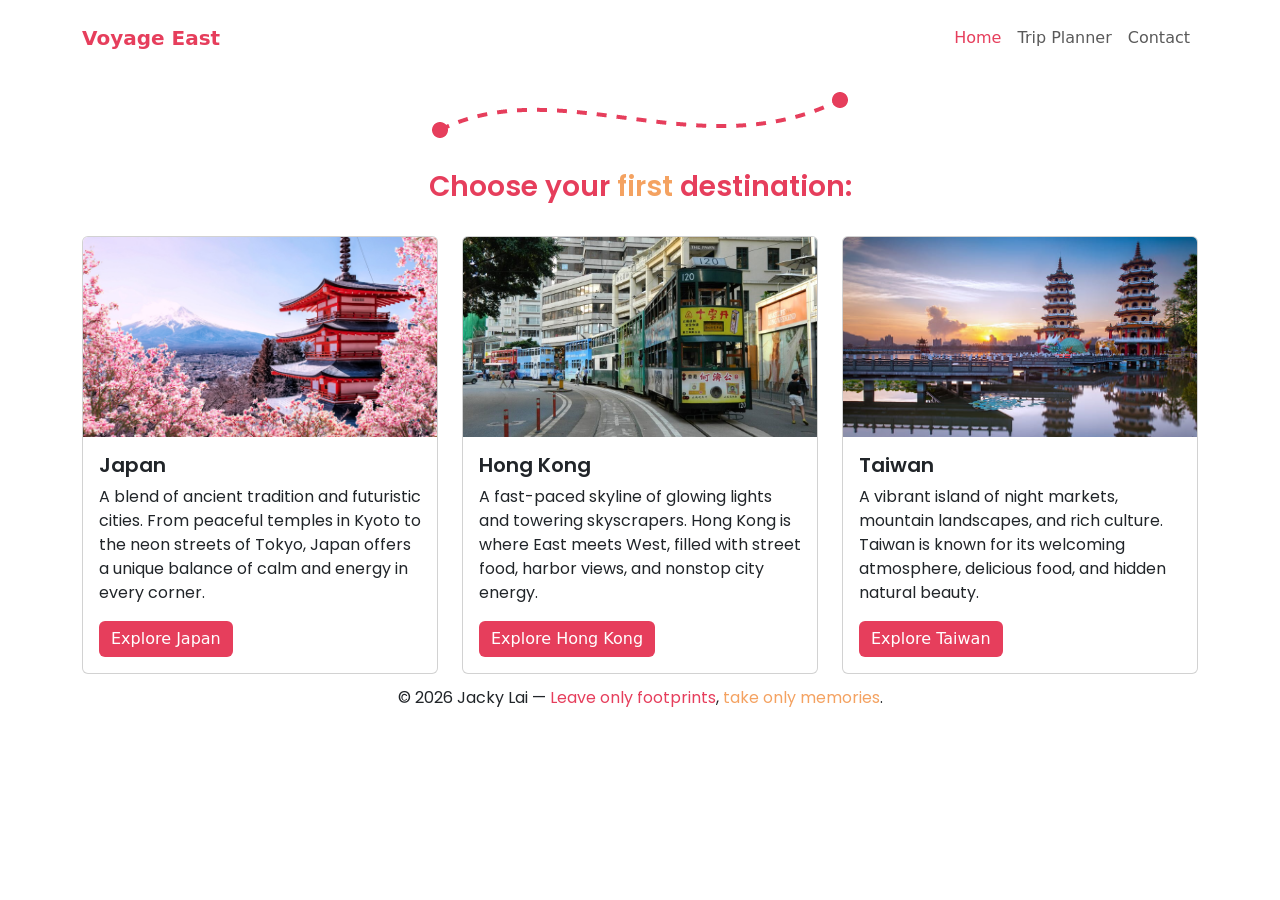
<file: index.html>
<!doctype html>
<html lang="en">
  <head>
    <meta charset="UTF-8" />
    <meta name="viewport" content="width=device-width, initial-scale=1.0" />
    <link
      rel="stylesheet"
      href="https://cdn.jsdelivr.net/npm/bootstrap@5.3.8/dist/css/bootstrap.min.css"
    />
    <link rel="stylesheet" href="style.css" />
    <link rel="preconnect" href="https://fonts.googleapis.com" />
    <link rel="preconnect" href="https://fonts.gstatic.com" crossorigin />
    <link
      href="https://fonts.googleapis.com/css2?family=Poppins:ital,wght@0,100;0,200;0,300;0,400;0,500;0,600;0,700;0,800;0,900;1,100;1,200;1,300;1,400;1,500;1,600;1,700;1,800;1,900&display=swap"
      rel="stylesheet"
    />
    <title>Travel Destinations</title>
    <style>
      .card-img-top {
        height: 200px;
        object-fit: cover;
      }
      .card-text {
        font-family: "Poppins", sans-serif;
      }
    </style>
  </head>

  <body>
    <div class="container-fluid">
      <nav
        id="mainNavbar"
        class="navbar navbar-expand-md fixed-top custom-navbar navbar-light"
      >
        <div class="container">
          <a
            href="index.html"
            class="navbar-brand"
            style="color: #e63e5c; font-weight: 700"
          >
            Voyage East
          </a>

          <div class="collapse navbar-collapse" id="navMenu">
            <ul class="navbar-nav ms-auto">
              <li class="nav-item">
                <a href="index.html" class="nav-link active">Home</a>
              </li>
              <li class="nav-item">
                <a href="trip-planner.html" class="nav-link">Trip Planner</a>
              </li>
              <li class="nav-item">
                <a href="contact.html" class="nav-link">Contact</a>
              </li>
            </ul>
          </div>
        </div>
      </nav>

      <div class="top_heading text-center fadeInUp-animation">
        <img src="imgs/plane.png" alt="dotted-destination" />
        <h3
          style="font-family: &quot;Poppins&quot;, sans-serif; font-weight: 600"
        >
          Choose your <span style="color: #f4a261">first</span> destination:
        </h3>
      </div>

      <div class="container">
        <div class="row g-4">
          <div class="col-md-4">
            <div class="card h-100">
              <img
                src="./imgs/japan.jpg"
                class="card-img-top"
                alt="cherry-blossom-temple"
              />
              <div class="card-body">
                <h5
                  class="card-title"
                  style="
                    font-family: &quot;Poppins&quot;, sans-serif;
                    font-weight: 600;
                  "
                >
                  Japan
                </h5>
                <p class="card-text">
                  A blend of ancient tradition and futuristic cities. From
                  peaceful temples in Kyoto to the neon streets of Tokyo, Japan
                  offers a unique balance of calm and energy in every corner.
                </p>
                <a href="./destinations/japan-page.html" class="btn btn-custom"
                  >Explore Japan</a
                >
              </div>
            </div>
          </div>
          <div class="col-md-4">
            <div class="card h-100">
              <img
                src="./imgs/hong_kong_tram.jpg"
                class="card-img-top"
                alt="hong-kong-tram"
              />
              <div class="card-body">
                <h5
                  class="card-title"
                  style="
                    font-family: &quot;Poppins&quot;, sans-serif;
                    font-weight: 600;
                  "
                >
                  Hong Kong
                </h5>
                <p class="card-text">
                  A fast-paced skyline of glowing lights and towering
                  skyscrapers. Hong Kong is where East meets West, filled with
                  street food, harbor views, and nonstop city energy.
                </p>
                <a
                  href="./destinations/hong-kong-page.html"
                  class="btn btn-custom"
                  >Explore Hong Kong</a
                >
              </div>
            </div>
          </div>
          <div class="col-md-4">
            <div class="card h-100">
              <img src="./imgs/taiwan.jpg" class="card-img-top" alt="taiwan" />
              <div class="card-body">
                <h5
                  class="card-title"
                  style="
                    font-family: &quot;Poppins&quot;, sans-serif;
                    font-weight: 600;
                  "
                >
                  Taiwan
                </h5>
                <p class="card-text">
                  A vibrant island of night markets, mountain landscapes, and
                  rich culture. Taiwan is known for its welcoming atmosphere,
                  delicious food, and hidden natural beauty.
                </p>
                <a href="./destinations/taiwan-page.html" class="btn btn-custom"
                  >Explore Taiwan</a
                >
              </div>
            </div>
          </div>
        </div>
      </div>
    </div>
  </body>
  <footer>
    <p style="text-align: center; margin: 12px">
      © 2026 Jacky Lai —
      <span style="color: #e63e5c">Leave only footprints</span>,
      <span style="color: #f4a261">take only memories</span>.
    </p>
  </footer>
</html>
</file>
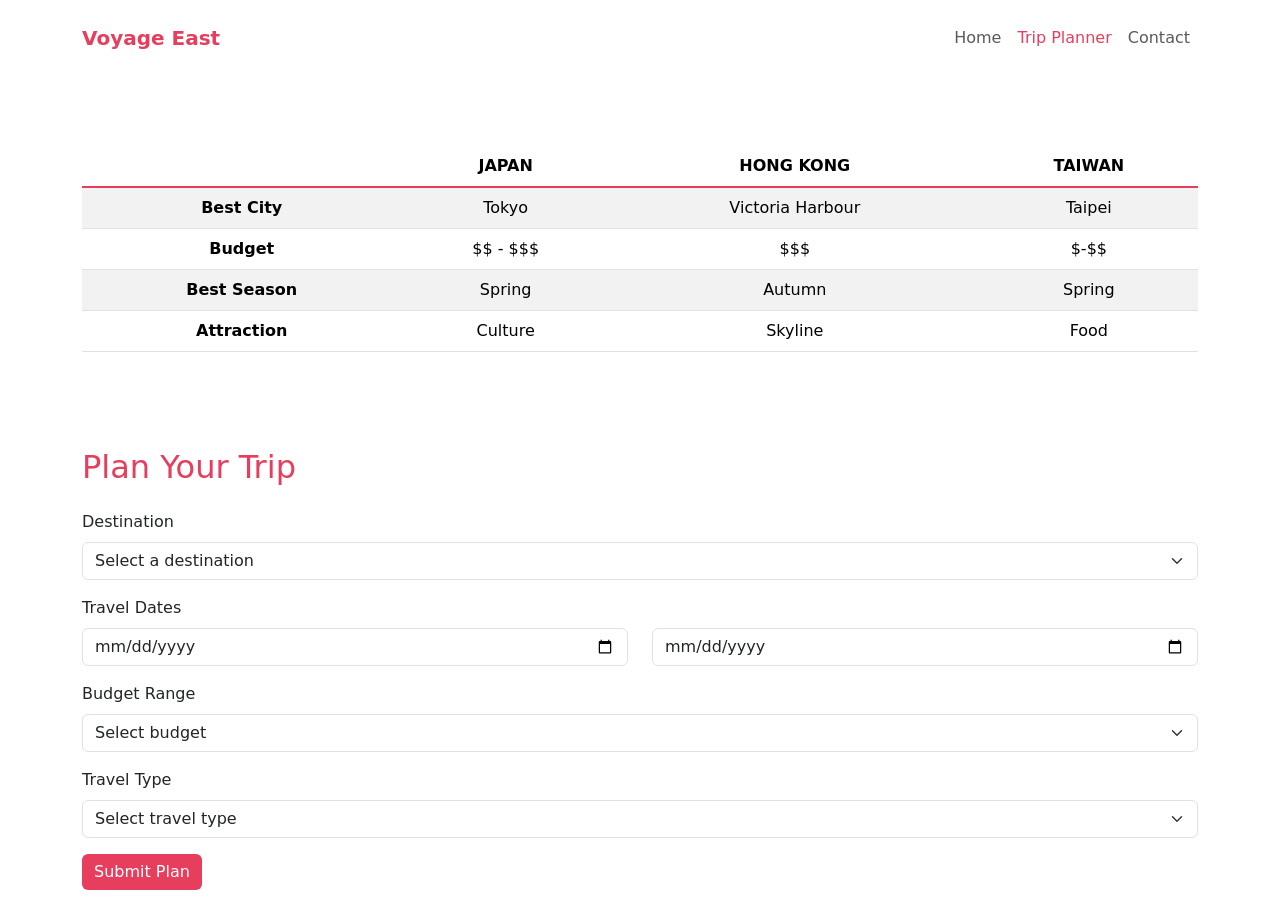
<file: trip-planner.html>
<!doctype html>
<html lang="en">
  <head>
    <meta charset="UTF-8" />
    <meta name="viewport" content="width=device-width, initial-scale=1.0" />
    <link
      rel="stylesheet"
      href="https://cdn.jsdelivr.net/npm/bootstrap@5.3.8/dist/css/bootstrap.min.css"
    />
    <link rel="stylesheet" href="style.css" />
    <link rel="preconnect" href="https://fonts.googleapis.com" />
    <link rel="preconnect" href="https://fonts.gstatic.com" crossorigin />
    <link
      href="https://fonts.googleapis.com/css2?family=Poppins:ital,wght@0,100;0,200;0,300;0,400;0,500;0,600;0,700;0,800;0,900;1,100;1,200;1,300;1,400;1,500;1,600;1,700;1,800;1,900&display=swap"
      rel="stylesheet"
    />
    <title>Travel Destinations</title>
    <style>
      .card-text {
        font-family: "Poppins", sans-serif;
      }
    </style>
  </head>

  <body>
    <div class="container-fluid">
      <nav
        id="mainNavbar"
        class="navbar navbar-expand-md fixed-top custom-navbar navbar-light"
      >
        <div class="container">
          <a
            href="index.html"
            class="navbar-brand"
            style="color: #e63e5c; font-weight: 700"
          >
            Voyage East
          </a>

          <div class="collapse navbar-collapse" id="navMenu">
            <ul class="navbar-nav ms-auto">
              <li class="nav-item">
                <a href="index.html" class="nav-link">Home</a>
              </li>
              <li class="nav-item">
                <a href="trip-planner.html" class="nav-link active"
                  >Trip Planner</a
                >
              </li>
              <li class="nav-item">
                <a href="contact.html" class="nav-link">Contact</a>
              </li>
            </ul>
          </div>
        </div>
      </nav>
      <div class="container mt-5 pt-5">
        <table class="table table-striped table-hover text-center">
          <thead>
            <tr>
              <th scope="col"></th>
              <th scope="col">JAPAN</th>
              <th scope="col">HONG KONG</th>
              <th scope="col">TAIWAN</th>
            </tr>
          </thead>
          <tbody class="table-group-divider">
            <tr>
              <th scope="row">Best City</th>
              <td>Tokyo</td>
              <td>Victoria Harbour</td>
              <td>Taipei</td>
            </tr>
            <tr>
              <th scope="row">Budget</th>
              <td>$$ - $$$</td>
              <td>$$$</td>
              <td>$-$$</td>
            </tr>
            <tr>
              <th scope="row">Best Season</th>
              <td>Spring</td>
              <td>Autumn</td>
              <td>Spring</td>
            </tr>
            <tr>
              <th scope="row">Attraction</th>
              <td>Culture</td>
              <td>Skyline</td>
              <td>Food</td>
            </tr>
          </tbody>
        </table>
      </div>
      <div class="container mt-5 pt-5">
        <h2 class="mb-4">Plan Your Trip</h2>
        <form>
          <div class="mb-3">
            <label class="form-label">Destination</label>
            <select class="form-select">
              <option selected>Select a destination</option>
              <option>Japan</option>
              <option>Hong Kong</option>
              <option>Taiwan</option>
            </select>
          </div>

          <div class="mb-3">
            <label class="form-label">Travel Dates</label>
            <div class="row">
              <div class="col">
                <input
                  type="date"
                  class="form-control"
                  placeholder="Start date"
                />
              </div>
              <div class="col">
                <input
                  type="date"
                  class="form-control"
                  placeholder="End date"
                />
              </div>
            </div>
          </div>

          <div class="mb-3">
            <label class="form-label">Budget Range</label>
            <select class="form-select">
              <option selected>Select budget</option>
              <option>Budget ($500 - $1500)</option>
              <option>Mid-range ($1500 - $3000)</option>
              <option>Luxury ($3000+)</option>
            </select>
          </div>

          <div class="mb-3">
            <label class="form-label">Travel Type</label>
            <select class="form-select">
              <option selected>Select travel type</option>
              <option>Food-focused</option>
              <option>Adventure</option>
              <option>City exploration</option>
              <option>Relaxation</option>
            </select>
          </div>

          <button
            type="submit"
            class="btn btn-custom"
            style="margin-bottom: 30px"
          >
            Submit Plan
          </button>
        </form>
      </div>
    </div>
  </body>
</html>
</file>
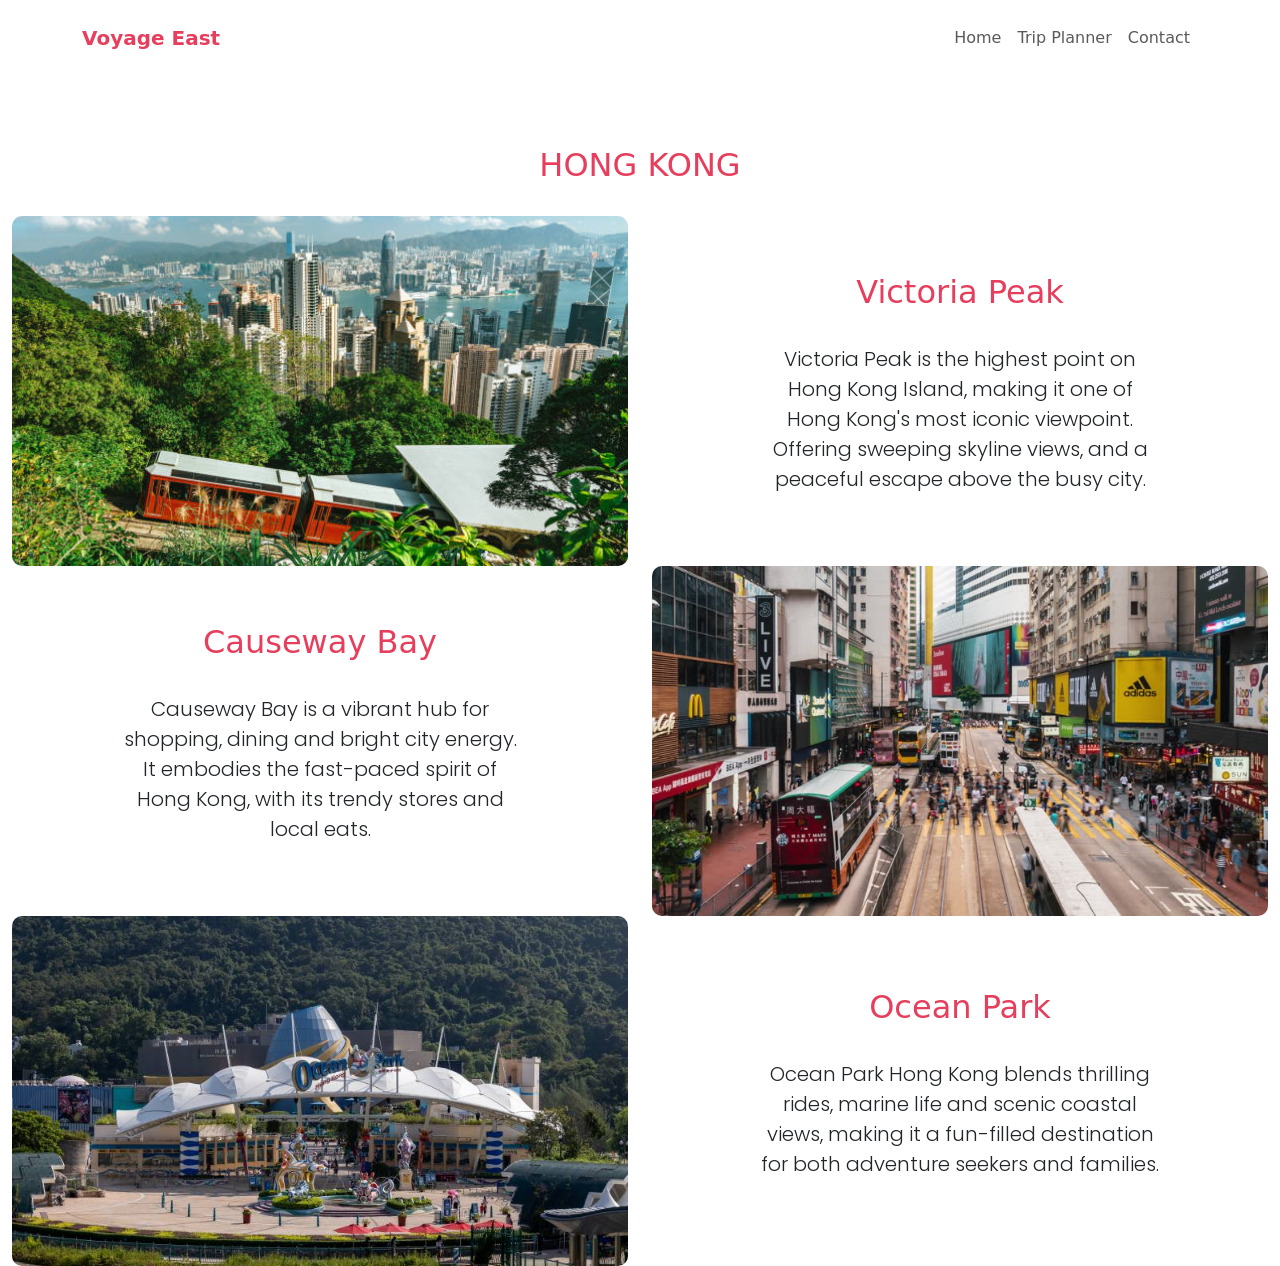
<file: destinations/hong-kong-page.html>
<!doctype html>
<html lang="en">
  <head>
    <meta charset="UTF-8" />
    <meta name="viewport" content="width=device-width, initial-scale=1.0" />

    <link
      rel="stylesheet"
      href="https://cdn.jsdelivr.net/npm/bootstrap@5.3.8/dist/css/bootstrap.min.css"
    />
    <link rel="stylesheet" href="../style.css" />

    <link rel="preconnect" href="https://fonts.googleapis.com" />
    <link rel="preconnect" href="https://fonts.gstatic.com" crossorigin />
    <link
      href="https://fonts.googleapis.com/css2?family=Poppins:wght@100;200;300;400;500;600;700;800;900&display=swap"
      rel="stylesheet"
    />

    <title>Japan - Travel Destinations</title>

    <style>
      .card-text {
        font-family: "Poppins", sans-serif;
      }

      .travel-img {
        width: 100%;
        height: 350px;
        object-fit: cover;
        border-radius: 10px;
      }
    </style>
  </head>

  <body>
    <div class="container-fluid">
      <nav
        id="mainNavbar"
        class="navbar navbar-expand-md fixed-top custom-navbar navbar-light"
      >
        <div class="container">
          <a
            href="../index.html"
            class="navbar-brand"
            style="color: #e63e5c; font-weight: 700"
          >
            Voyage East
          </a>

          <div class="collapse navbar-collapse" id="navMenu">
            <ul class="navbar-nav ms-auto">
              <li class="nav-item">
                <a href="../index.html" class="nav-link">Home</a>
              </li>
              <li class="nav-item">
                <a href="../trip-planner.html" class="nav-link">Trip Planner</a>
              </li>
              <li class="nav-item">
                <a href="../contact.html" class="nav-link">Contact</a>
              </li>
            </ul>
          </div>
        </div>
      </nav>

      <section class="container-fluid px-0 mt-5 pt-5">
        <div class="row align-items-center content">
          <div class="col-md-6 order-2 order-md-1">
            <img
              src="../imgs/victoria_peak.jpg"
              alt="tram-victoria-peak"
              class="img-fluid travel-img"
            />
          </div>
          <div class="title">
            <h2 class="text-center fadeInDown-animation">HONG KONG</h2>
          </div>
          <div class="col-md-6 text-center order-1 order-md-2">
            <div class="row justify-content-center">
              <div class="col-10 col-lg-8 mb-5 mb-md-0">
                <h2>Victoria Peak</h2>
                <p class="lead">
                  Victoria Peak is the highest point on Hong Kong Island, making
                  it one of Hong Kong's most iconic viewpoint. Offering sweeping
                  skyline views, and a peaceful escape above the busy city.
                </p>
              </div>
            </div>
          </div>
        </div>

        <div class="row align-items-center content">
          <div class="col-md-6 text-center">
            <div class="row justify-content-center">
              <div class="col-10 col-lg-8 mb-5 mb-md-0">
                <h2>Causeway Bay</h2>
                <p class="lead">
                  Causeway Bay is a vibrant hub for shopping, dining and bright
                  city energy. It embodies the fast-paced spirit of Hong Kong,
                  with its trendy stores and local eats.
                </p>
              </div>
            </div>
          </div>
          <div class="col-md-6">
            <img
              src="../imgs/causeway_bay.jpg"
              alt="causeway-bay-street"
              class="img-fluid travel-img"
            />
          </div>
        </div>

        <div class="row align-items-center content">
          <div class="col-md-6 order-2 order-md-1">
            <img
              src="../imgs/ocean_park.jpg"
              alt="ocean-park"
              class="img-fluid travel-img"
            />
          </div>

          <div class="col-md-6 text-center order-1 order-md-2">
            <div class="row justify-content-center">
              <div class="col-10 col-lg-8 mb-5 mb-md-0">
                <h2>Ocean Park</h2>
                <p class="lead">
                  Ocean Park Hong Kong blends thrilling rides, marine life and
                  scenic coastal views, making it a fun-filled destination for
                  both adventure seekers and families.
                </p>
              </div>
            </div>
          </div>
        </div>
      </section>
    </div>
  </body>
</html>
</file>
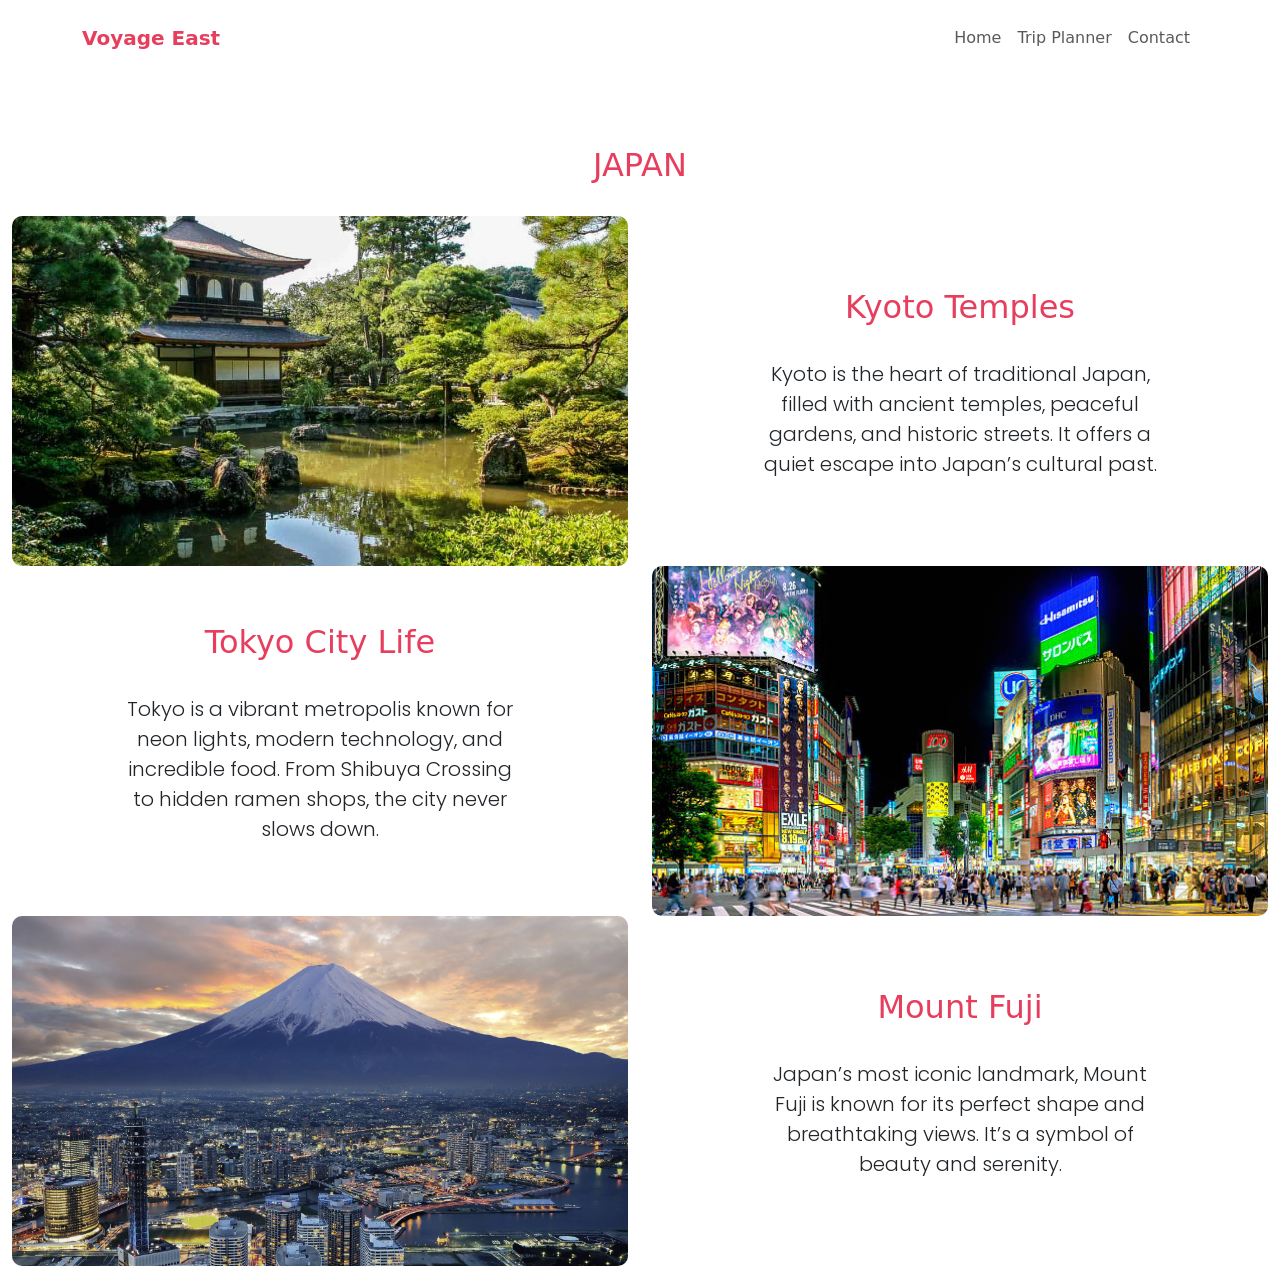
<file: destinations/japan-page.html>
<!doctype html>
<html lang="en">
  <head>
    <meta charset="UTF-8" />
    <meta name="viewport" content="width=device-width, initial-scale=1.0" />

    <link
      rel="stylesheet"
      href="https://cdn.jsdelivr.net/npm/bootstrap@5.3.8/dist/css/bootstrap.min.css"
    />
    <link rel="stylesheet" href="../style.css" />

    <link rel="preconnect" href="https://fonts.googleapis.com" />
    <link rel="preconnect" href="https://fonts.gstatic.com" crossorigin />
    <link
      href="https://fonts.googleapis.com/css2?family=Poppins:wght@100;200;300;400;500;600;700;800;900&display=swap"
      rel="stylesheet"
    />

    <title>Japan - Travel Destinations</title>

    <style>
      .card-text {
        font-family: "Poppins", sans-serif;
      }

      .travel-img {
        width: 100%;
        height: 350px;
        object-fit: cover;
        border-radius: 10px;
      }
    </style>
  </head>

  <body>
    <div class="container-fluid">
      <nav
        id="mainNavbar"
        class="navbar navbar-expand-md fixed-top custom-navbar navbar-light"
      >
        <div class="container">
          <a
            href="../index.html"
            class="navbar-brand"
            style="color: #e63e5c; font-weight: 700"
          >
            Voyage East
          </a>
          <div class="collapse navbar-collapse" id="navMenu">
            <ul class="navbar-nav ms-auto">
              <li class="nav-item">
                <a href="../index.html" class="nav-link">Home</a>
              </li>
              <li class="nav-item">
                <a href="../trip-planner.html" class="nav-link">Trip Planner</a>
              </li>
              <li class="nav-item">
                <a href="../contact.html" class="nav-link">Contact</a>
              </li>
            </ul>
          </div>
        </div>
      </nav>

      <section class="container-fluid px-0 mt-5 pt-5">
        <div class="row align-items-center content">
          <div class="col-md-6 order-2 order-md-1">
            <img
              src="../imgs/kyoto.jpg"
              alt="Kyoto temple"
              class="img-fluid travel-img"
            />
          </div>
          <div class="title">
            <h2 class="text-center fadeInDown-animation">JAPAN</h2>
          </div>

          <div class="col-md-6 text-center order-1 order-md-2">
            <div class="row justify-content-center">
              <div class="col-10 col-lg-8 mb-5 mb-md-0">
                <h2>Kyoto Temples</h2>
                <p class="lead">
                  Kyoto is the heart of traditional Japan, filled with ancient
                  temples, peaceful gardens, and historic streets. It offers a
                  quiet escape into Japan’s cultural past.
                </p>
              </div>
            </div>
          </div>
        </div>

        <div class="row align-items-center content">
          <div class="col-md-6 text-center">
            <div class="row justify-content-center">
              <div class="col-10 col-lg-8 mb-5 mb-md-0">
                <h2>Tokyo City Life</h2>
                <p class="lead">
                  Tokyo is a vibrant metropolis known for neon lights, modern
                  technology, and incredible food. From Shibuya Crossing to
                  hidden ramen shops, the city never slows down.
                </p>
              </div>
            </div>
          </div>

          <div class="col-md-6">
            <img
              src="../imgs/tokyo.jpg"
              alt="Tokyo night skyline"
              class="img-fluid travel-img"
            />
          </div>
        </div>

        <div class="row align-items-center content">
          <div class="col-md-6 order-2 order-md-1">
            <img
              src="../imgs/mount_fuji.jpg"
              alt="Mount Fuji"
              class="img-fluid travel-img"
            />
          </div>

          <div class="col-md-6 text-center order-1 order-md-2">
            <div class="row justify-content-center">
              <div class="col-10 col-lg-8 mb-5 mb-md-0">
                <h2>Mount Fuji</h2>
                <p class="lead">
                  Japan’s most iconic landmark, Mount Fuji is known for its
                  perfect shape and breathtaking views. It’s a symbol of beauty
                  and serenity.
                </p>
              </div>
            </div>
          </div>
        </div>
      </section>
    </div>
  </body>
</html>
</file>
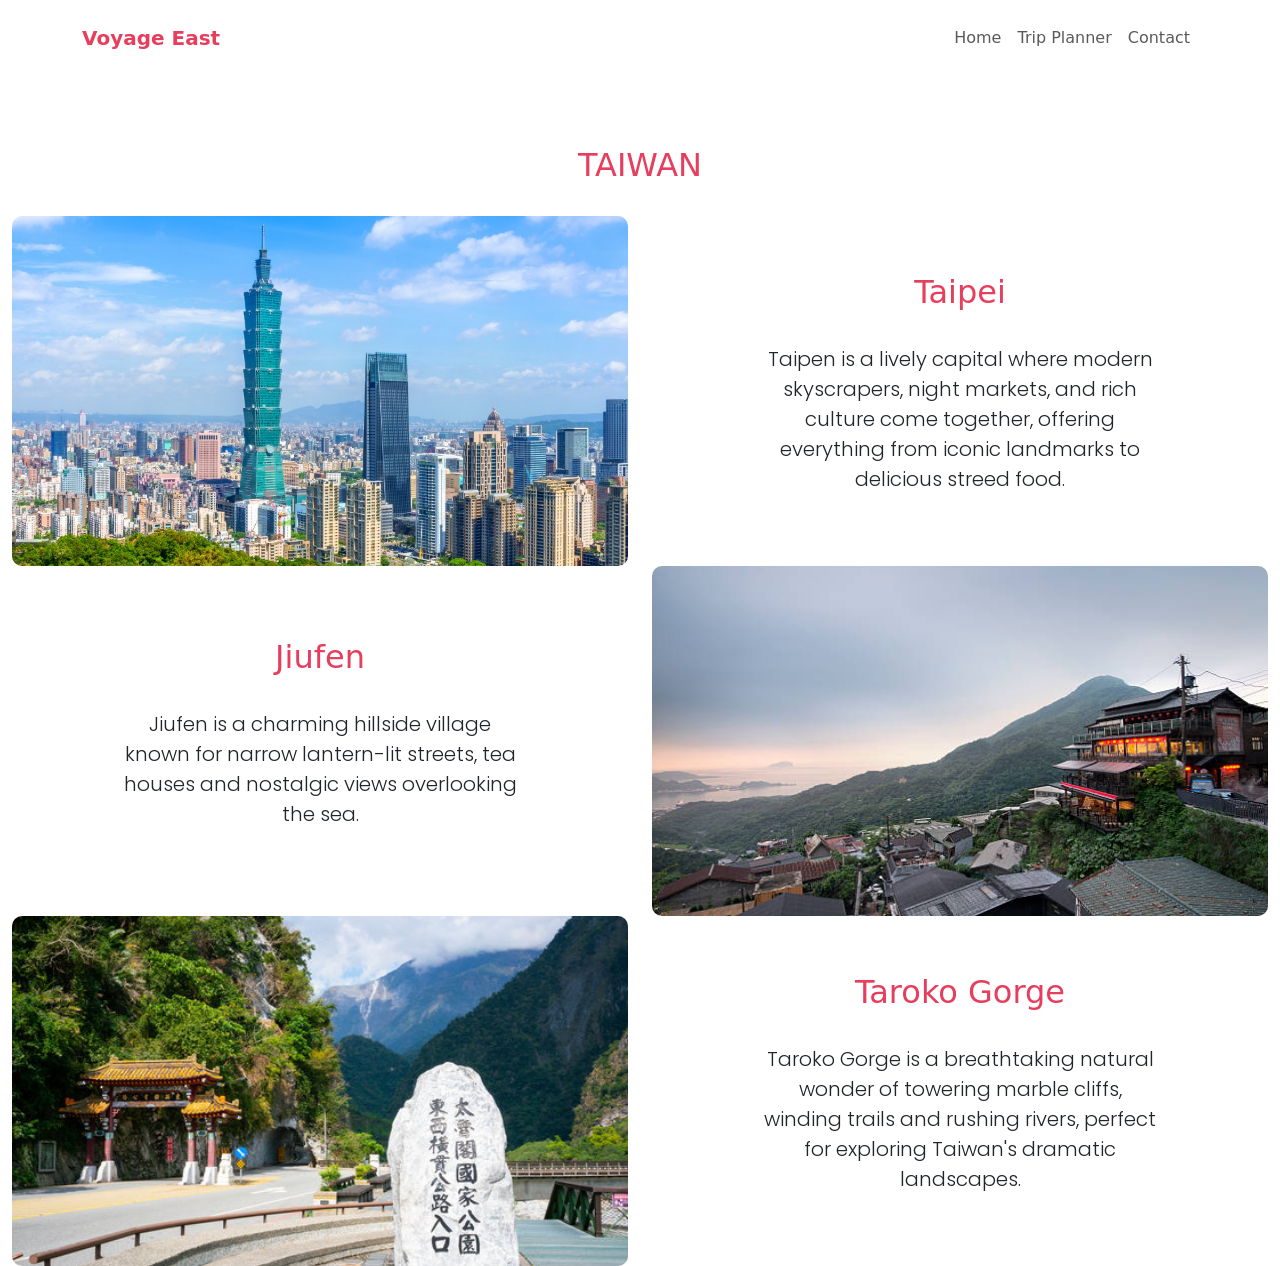
<file: destinations/taiwan-page.html>
<!doctype html>
<html lang="en">
  <head>
    <meta charset="UTF-8" />
    <meta name="viewport" content="width=device-width, initial-scale=1.0" />

    <link
      rel="stylesheet"
      href="https://cdn.jsdelivr.net/npm/bootstrap@5.3.8/dist/css/bootstrap.min.css"
    />
    <link rel="stylesheet" href="../style.css" />

    <link rel="preconnect" href="https://fonts.googleapis.com" />
    <link rel="preconnect" href="https://fonts.gstatic.com" crossorigin />
    <link
      href="https://fonts.googleapis.com/css2?family=Poppins:wght@100;200;300;400;500;600;700;800;900&display=swap"
      rel="stylesheet"
    />

    <title>Japan - Travel Destinations</title>

    <style>
      .card-text {
        font-family: "Poppins", sans-serif;
      }

      .travel-img {
        width: 100%;
        height: 350px;
        object-fit: cover;
        border-radius: 10px;
      }
    </style>
  </head>

  <body>
    <div class="container-fluid">
      <nav
        id="mainNavbar"
        class="navbar navbar-expand-md fixed-top custom-navbar navbar-light"
      >
        <div class="container">
          <a
            href="../index.html"
            class="navbar-brand"
            style="color: #e63e5c; font-weight: 700"
          >
            Voyage East
          </a>

          <div class="collapse navbar-collapse" id="navMenu">
            <ul class="navbar-nav ms-auto">
              <li class="nav-item">
                <a href="../index.html" class="nav-link">Home</a>
              </li>
              <li class="nav-item">
                <a href="../trip-planner.html" class="nav-link">Trip Planner</a>
              </li>
              <li class="nav-item">
                <a href="../contact.html" class="nav-link">Contact</a>
              </li>
            </ul>
          </div>
        </div>
      </nav>

      <section class="container-fluid px-0 mt-5 pt-5">
        <div class="row align-items-center content">
          <div class="col-md-6 order-2 order-md-1">
            <img
              src="../imgs/taipei.jpg"
              alt="taipei-building"
              class="img-fluid travel-img"
            />
          </div>
          <div class="title">
            <h2 class="text-center fadeInDown-animation">TAIWAN</h2>
          </div>
          <div class="col-md-6 text-center order-1 order-md-2">
            <div class="row justify-content-center">
              <div class="col-10 col-lg-8 mb-5 mb-md-0">
                <h2>Taipei</h2>
                <p class="lead">
                  Taipen is a lively capital where modern skyscrapers, night
                  markets, and rich culture come together, offering everything
                  from iconic landmarks to delicious streed food.
                </p>
              </div>
            </div>
          </div>
        </div>

        <div class="row align-items-center content">
          <div class="col-md-6 text-center">
            <div class="row justify-content-center">
              <div class="col-10 col-lg-8 mb-5 mb-md-0">
                <h2>Jiufen</h2>
                <p class="lead">
                  Jiufen is a charming hillside village known for narrow
                  lantern-lit streets, tea houses and nostalgic views
                  overlooking the sea.
                </p>
              </div>
            </div>
          </div>
          <div class="col-md-6">
            <img
              src="../imgs/jiufen.jpg"
              alt="jiufen-mountain"
              class="img-fluid travel-img"
            />
          </div>
        </div>

        <div class="row align-items-center content">
          <div class="col-md-6 order-2 order-md-1">
            <img
              src="../imgs/taroko-gorge.jpg"
              alt="taroko-gorge"
              class="img-fluid travel-img"
            />
          </div>
          <div class="col-md-6 text-center order-1 order-md-2">
            <div class="row justify-content-center">
              <div class="col-10 col-lg-8 mb-5 mb-md-0">
                <h2>Taroko Gorge</h2>
                <p class="lead">
                  Taroko Gorge is a breathtaking natural wonder of towering
                  marble cliffs, winding trails and rushing rivers, perfect for
                  exploring Taiwan's dramatic landscapes.
                </p>
              </div>
            </div>
          </div>
        </div>
      </section>
    </div>
  </body>
</html>
</file>
<file: style.css>
body {
  padding-top: 50px;
}

p {
  font-family: "Poppins", sans-serif;
}

.btn-custom {
  background-color: #e63e5c;
  color: white;
  border: none;
  transition: all 0.2s ease;
}

.btn-custom:hover {
  background-color: #f4a261;
  color: white;
  transform: translateY(-2px);
  box-shadow: 0 6px 12px rgba(0, 0, 0, 0.15);
}

.btn-custom:active {
  transform: translateY(0px) scale(0.98);
  box-shadow: 0 3px 6px rgba(0, 0, 0, 0.1);
}

h2,
h3 {
  color: #e63e5c;
  margin-bottom: 2rem;
}

#mainNavbar {
  background-color: rgba(255, 255, 255, 0.95);
  backdrop-filter: blur(6px);
}
.navbar {
  padding: 18px 0;
}

.navbar .nav-link.active {
  color: #e63e5c;
}
.navbar .nav-link:hover {
  color: #e63e5c;
}

.table-group-divider {
  border-top: 2px solid;
  border-top-color: #e63e5c;
}

.mb-3 {
  margin-bottom: 10px;
}

@keyframes fadeInUp {
  0% {
    transform: translateY(100%);
    opacity: 0;
  }
  100% {
    transform: translateY(0%);
    opacity: 1;
  }
}

.fadeInUp-animation {
  animation: 1.0s fadeInUp;
}

@keyframes fadeInDown {
  0% {
    transform: translateY(-100%);
    opacity: 0;
  }
  100% {
    transform: translateY(0%);
    opacity: 1;
  }
}

.fadeInDown-animation {
  animation: 1.0s fadeInDown;
}
</file>
